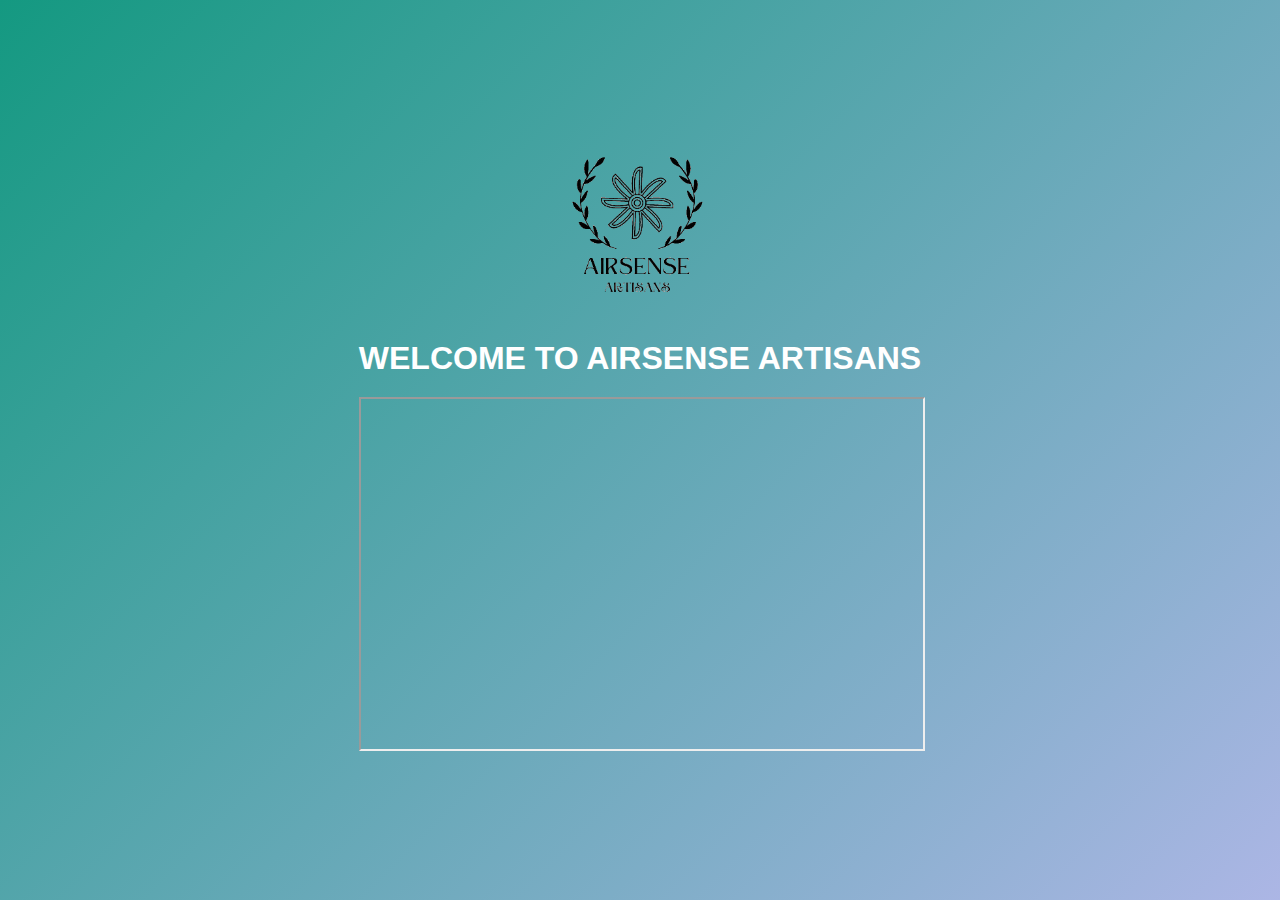
<file: index.html>
<!DOCTYPE html>
<html lang="en">
<head>
    <meta charset="UTF-8">
    <meta name="viewport" content="width=device-width, initial-scale=1.0">
    <title>Welcome to AirSense Artisans</title>
    <script src="script.js"></script>
    <style>
        body {
            display: flex;
            justify-content: center;
            align-items: center;
            height: 100vh;
            margin: 0;
            font-family: 'Poppins', sans-serif;
            background: linear-gradient(135deg, #149981, #ACB6E5);
            overflow: hidden;
        }
        .container {
            text-align: center;
            animation: fadeIn 2s ease-in-out;
        }
        .logo {
            width: 150px;
            height: auto;
            margin-bottom: 20px;
            animation: fadeIn 2s ease-in-out;
        }
        h1 {
            color: #fff;
            margin-bottom: 20px;
            animation: slideInFromLeft 1s ease-out;
        }
    
        @keyframes fadeIn {
            from { opacity: 0; }
            to { opacity: 1; }
        }
        @keyframes slideInFromLeft {
            from { transform: translateX(-100%); }
            to { transform: translateX(0); }
        }
    </style>
    <script>
        function goToDashboard() {
            document.body.style.transition = "opacity 1s";
            document.body.style.opacity = 0;
            setTimeout(() => {
                window.location.href = 'dashboard.html';
            }, 1000);
        }
    </script>
</head>
<body>
    <div class="container">
        <img src="images/logo.png" alt="AirSense Artisans Logo" class="logo">
        <h1>WELCOME TO AIRSENSE ARTISANS</h1>
        <iframe src="https://script.google.com/macros/s/AKfycbzsebkHvP00RFaHt5oeWrznsDKsKu74vFSz11SceNkj4V6QI4OmhFjGwgcpHVJ4boaR/exec" style="width: 100%; height: 350px;"></iframe>
    </div>
    <script src="script.js"></script>
</body>
</html>
</file>
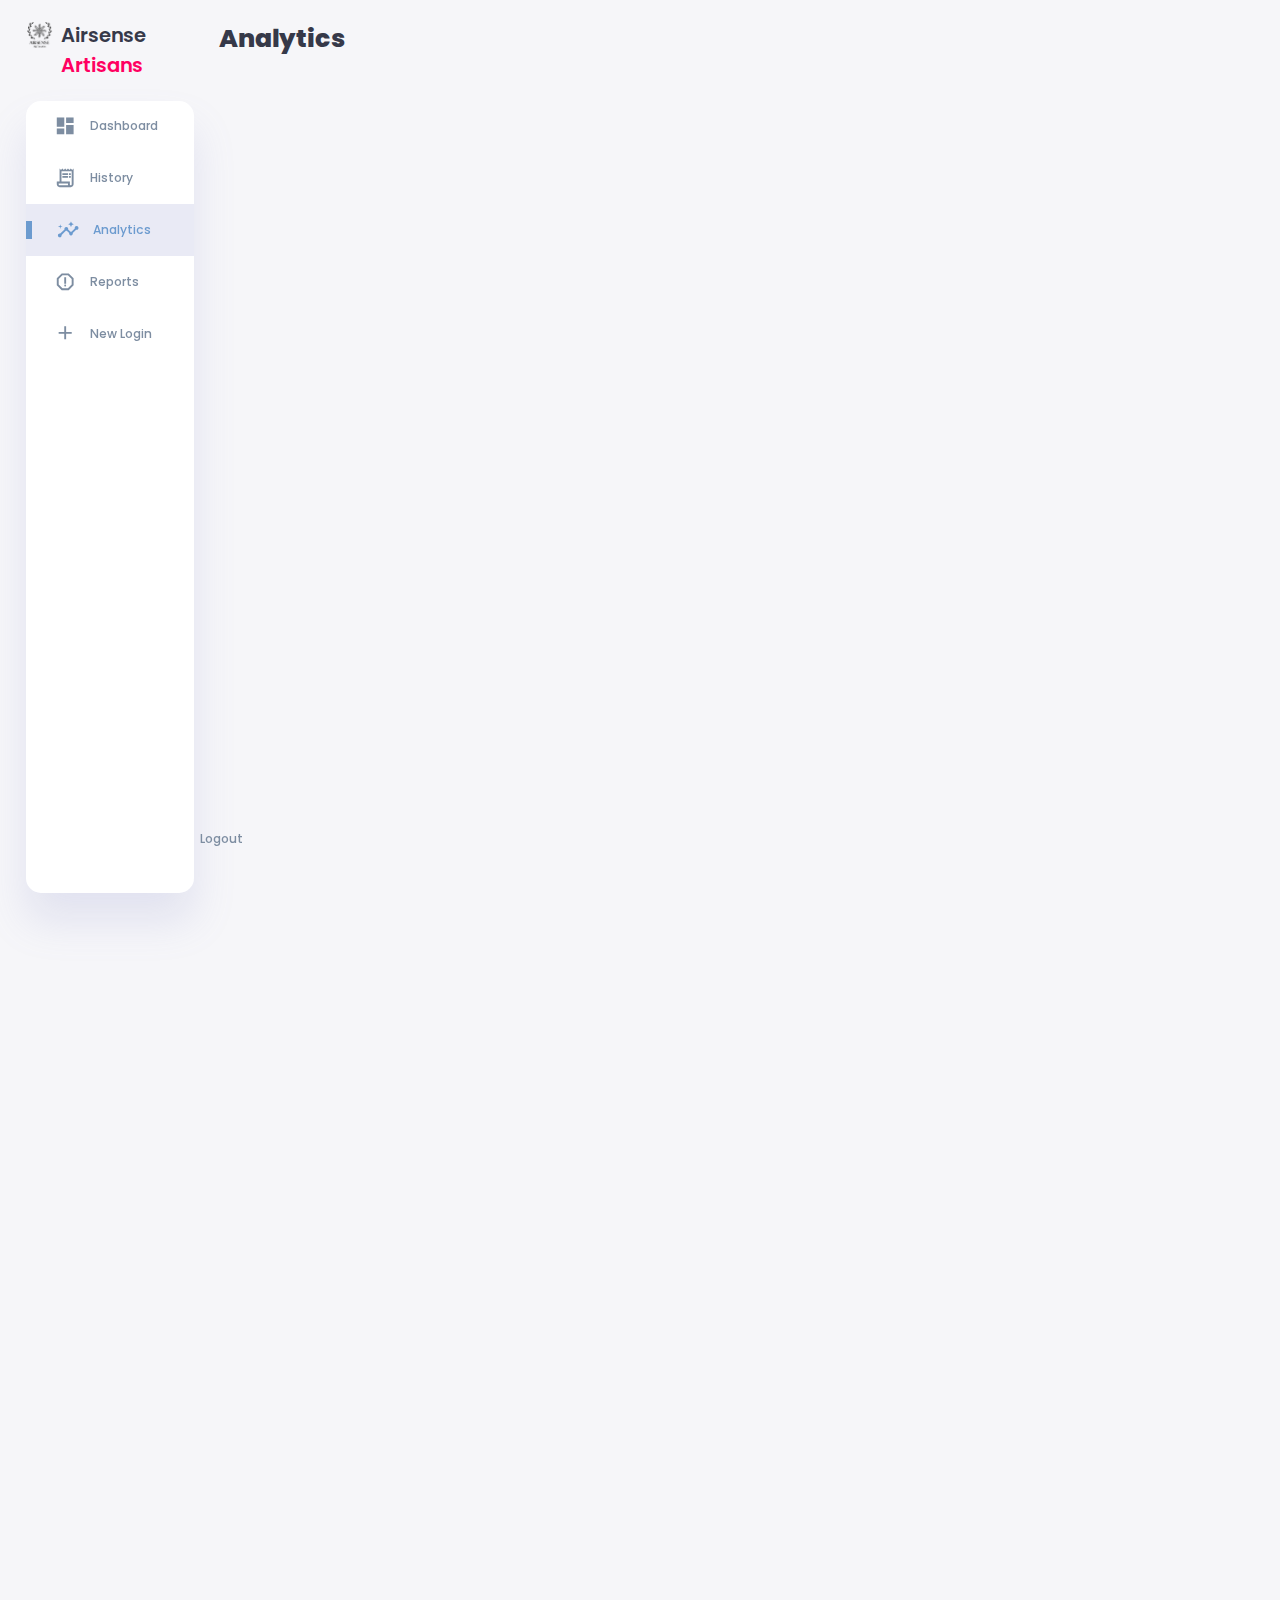
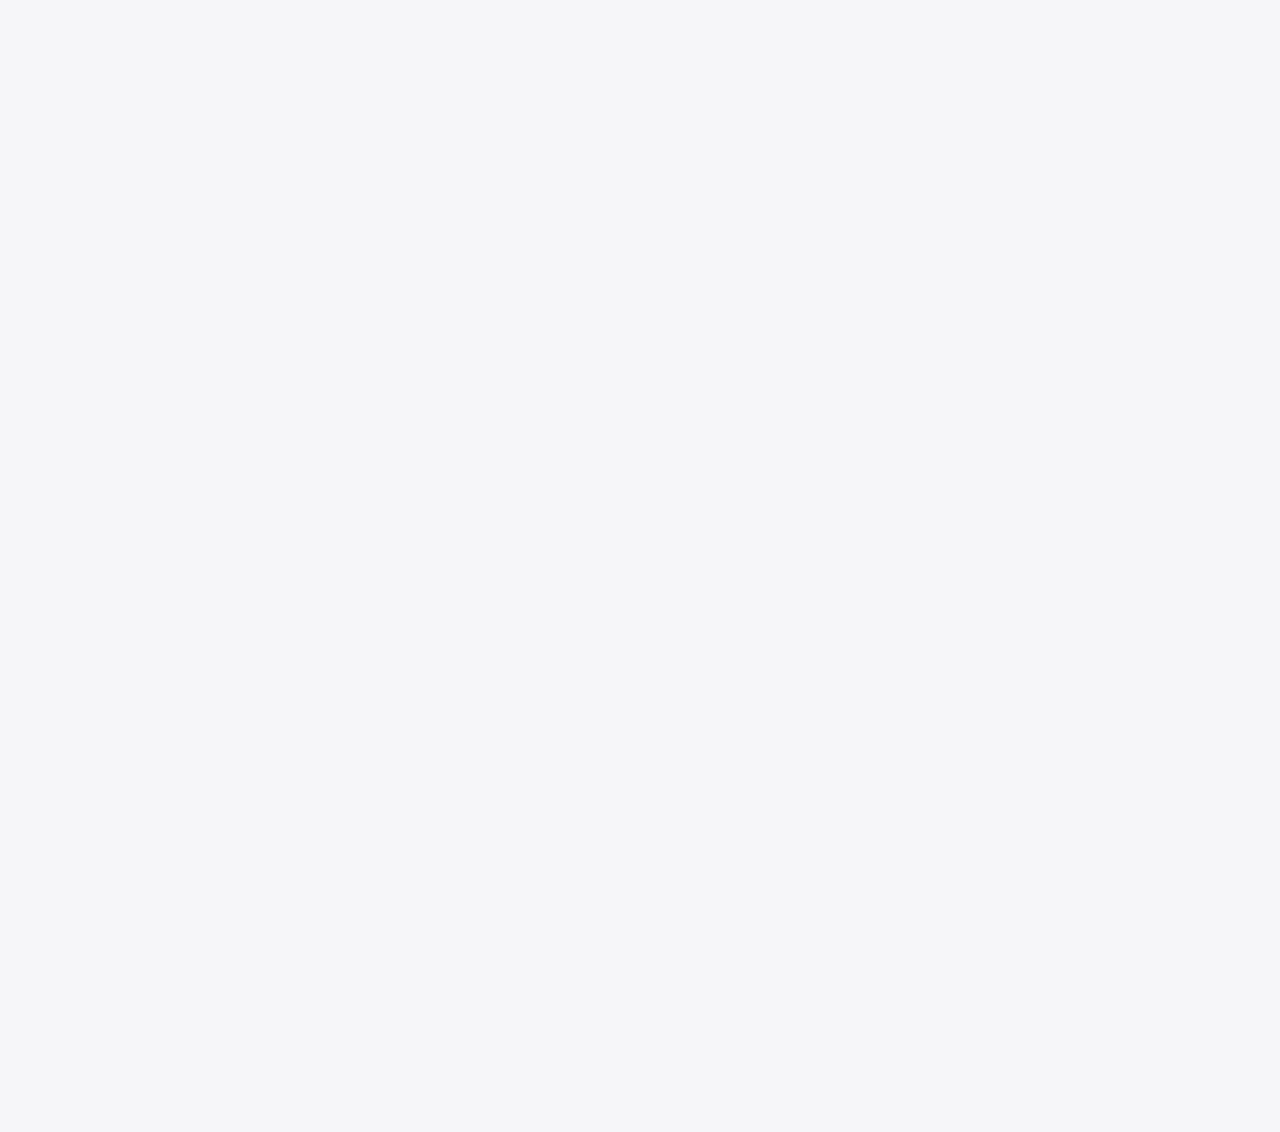
<file: analytics.html>
<!DOCTYPE html>
<html lang="en">

<head>
    <meta charset="UTF-8">
    <meta name="viewport" content="width=device-width, initial-scale=1.0">
    <link href="https://fonts.googleapis.com/icon?family=Material+Icons+Sharp" rel="stylesheet">
    <link rel="stylesheet" href="style.css">
    <title>Responsive Dashboard Design #1 | Airsense Artisans</title>
    
</head>

<body>

    <div class="container">
        <!-- Sidebar Section -->
        <aside>
            <div class="toggle">
                <div class="logo">
                    <img src="images/logo.png">
                    <h2>Airsense<br><span class="danger">Artisans</span></h2>
                </div>
                <div class="close" id="close-btn">
                    <span class="material-icons-sharp">
                        close
                    </span>
                </div>
            </div>

            <div class="sidebar">
                <a href="dashboard.html">
                    <span class="material-icons-sharp">
                        dashboard
                    </span>
                    <h3>Dashboard</h3>
                </a>
                
                <a href="history.html">
                    <span class="material-icons-sharp">
                        receipt_long
                    </span>
                    <h3>History</h3>
                </a>
                <a href="analytics.html" class="active">
                    <span class="material-icons-sharp" >
                        insights
                    </span>
                    <h3>Analytics</h3>
                </a>
                <a href="reports.html">
                    <span class="material-icons-sharp">
                        report_gmailerrorred
                    </span>
                    <h3>Reports</h3>
                </a>
                
                <a href="newlogin.html">
                    <span class="material-icons-sharp">
                        add
                    </span>
                    <h3>New Login</h3>
                </a>
                <a href="#">
                    <span class="material-icons-sharp">
                        logout
                    </span>
                    <h3>Logout</h3>
                </a>
            </div>
        </aside>
        <!-- End of Sidebar Section -->

        <!-- Main Content -->
        <main >
            <h1>Analytics</h1>
            <br>
            <iframe src="https://docs.google.com/spreadsheets/d/e/2PACX-1vQTP7yZ6YhS7pChJPaVh-jDzJbmuIHQ10ciCa7eaEFI-vPL1lYfBOvwaTsm7GjE48wzOxMT-CYK1xTp/pubchart?oid=914785517&format=interactive" width="90%" justify-content="center" height="100%"> </iframe>
            <iframe src="https://docs.google.com/spreadsheets/d/e/2PACX-1vQTP7yZ6YhS7pChJPaVh-jDzJbmuIHQ10ciCa7eaEFI-vPL1lYfBOvwaTsm7GjE48wzOxMT-CYK1xTp/pubchart?oid=644945997&format=interactive" width="90%" justify-content="center" height="100%"> </iframe>
            <iframe src="https://docs.google.com/spreadsheets/d/e/2PACX-1vQTP7yZ6YhS7pChJPaVh-jDzJbmuIHQ10ciCa7eaEFI-vPL1lYfBOvwaTsm7GjE48wzOxMT-CYK1xTp/pubchart?oid=2074390698&format=interactive" width="90%" justify-content="center" height="100%"> </iframe>

        </main>
        </div>
        
        <!-- End of Main Content -->

       

    <script src="https://apis.google.com/js/api.js"></script>
    <script src="script.js"></script>
   
</body>

</html>
</file>
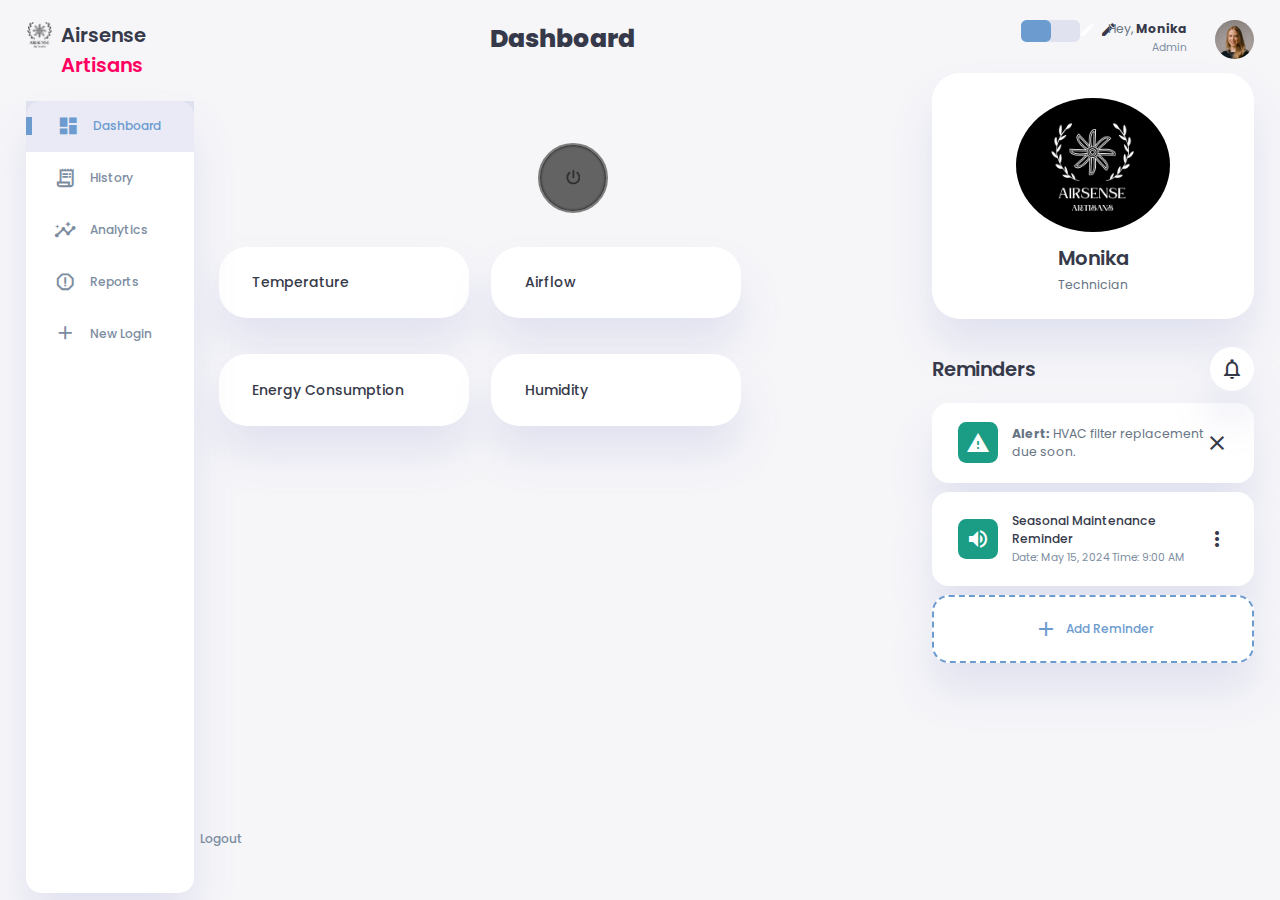
<file: dashboard.html>
<!DOCTYPE html>
<html lang="en">

<head>
    <meta charset="UTF-8">
    <meta name="viewport" content="width=device-width, initial-scale=1.0">
    <link href="https://fonts.googleapis.com/icon?family=Material+Icons+Sharp" rel="stylesheet">
    <link rel="stylesheet" href="style.css">
    <title>Responsive Dashboard Design #1 | Airsense Artisans</title>
</head>

<body>

    <div class="container">
        <!-- Sidebar Section -->
        <aside>
            <div class="toggle">
                <div class="logo" id="logo-img">
                    <img src="images/logo.png">
                    <h2>Airsense<br><span class="danger">Artisans</span></h2>
                </div>
                <div class="close" id="close-btn">
                    <span class="material-icons-sharp">
                        close
                    </span>
                </div>
            </div>

            <div class="sidebar">
                <a href="dashboard.html" class="active">
                    <span class="material-icons-sharp">
                        dashboard
                    </span>
                    <h3>Dashboard</h3>
                </a>
                <a href="history.html">
                    <span class="material-icons-sharp">
                        receipt_long
                    </span>
                    <h3>History</h3>
                </a>
                <a href="analytics.html">
                    <span class="material-icons-sharp" >
                        insights
                    </span>
                    <h3>Analytics</h3>
                </a>
                <a href="reports.html">
                    <span class="material-icons-sharp">
                        report_gmailerrorred
                    </span>
                    <h3>Reports</h3>
                </a>
                
                <a href="newlogin.html">
                    <span class="material-icons-sharp">
                        add
                    </span>
                    <h3>New Login</h3>
                </a>
                <a href="#">
                    <span class="material-icons-sharp">
                        logout
                    </span>
                    <h3>Logout</h3>
                </a>
            </div>
        </aside>
        <!-- End of Sidebar Section -->

        <!-- Main Content -->
        <main>
            <center>
            <h1>Dashboard</h1>
            <div style="margin-bottom: 20px;">
                <input id="checkbox" type="checkbox" />
                <label class="switch" for="checkbox">
                    <svg xmlns="http://www.w3.org/2000/svg" viewBox="0 0 512 512" class="slider">
                        <path d="M288 32c0-17.7-14.3-32-32-32s-32 14.3-32 32V256c0 17.7 14.3 32 32 32s32-14.3 32-32V32zM143.5 120.6c13.6-11.3 15.4-31.5 4.1-45.1s-31.5-15.4-45.1-4.1C49.7 115.4 16 181.8 16 256c0 132.5 107.5 240 240 240s240-107.5 240-240c0-74.2-33.8-140.6-86.6-184.6c-13.6-11.3-33.8-9.4-45.1 4.1s-9.4 33.8 4.1 45.1c38.9 32.3 63.5 81 63.5 135.4c0 97.2-78.8 176-176 176s-176-78.8-176-176c0-54.4 24.7-103.1 63.5-135.4z"></path>
                    </svg>
                </label>
            </div>

            <div class="analyse" style="align-items: center;">
                <div class="sales" style="flex: 1; min-width: 250px;">
                    <div class="status" id="temperatureStatus">
                        <div class="info">
                            <h3>Temperature</h3>
                            <h1 id="temperatureValue"></h1>
                        </div>
                    </div>
                </div>
                <div class="searches" style="flex: 1; min-width: 250px;">
                    <div class="status" id="airflowStatus">
                        <div class="info">
                            <h3>Airflow</h3>
                            <h1 id="airflowValue"></h1>
                        </div>
                    </div>
                </div>
                <br>
                <div class="searches" style="flex: 1; min-width: 250px;">
                    <div class="status" id="energyConsumptionStatus">
                        <div class="info">
                            <h3>Energy Consumption</h3>
                            <h1 id="energyConsumptionValue"></h1>
                        </div>
                    </div>
                </div>
                <div class="visits" style="flex: 1; min-width: 250px;">
                    <div class="status" id="humidityStatus">
                        <div class="info">
                            <h3>Humidity</h3>
                            <h1 id="humidityValue"></h1>
                        </div>
                    </div>
                </div>
            </div>
        </center>
            
</main>

        
        <!-- End of Main Content -->

         <!-- Right Section -->
         <div class="right-section">
            <div class="nav">
                <button id="menu-btn">
                    <span class="material-icons-sharp">
                        menu
                    </span>
                </button>
                <div class="dark-mode">
                    <span class="material-icons-sharp active">
                        light_mode
                    </span>
                    <span class="material-icons-sharp">
                        dark_mode
                    </span>
                </div>

                <div class="profile">
                    <div class="info">
                        <p>Hey, <b>Monika</b></p>
                        <small class="text-muted">Admin</small>
                    </div>
                    <div class="profile-photo">
                        <img src="images/user-1.png">
                    </div>
                </div>

            </div>
            <!-- End of Nav -->

            <div class="user-profile">
                <div class="logo">
                    <img src="images/logo2.png">
                    <h2>Monika</h2>
                    <p>Technician</p>
                </div>
            </div>

            <div class="reminders">
                <div class="header">
                    <h2>Reminders</h2>
                    <span class="material-icons-sharp">
                        notifications_none
                    </span>
                </div>

                <div class="notification alert">
                  <div class="icon">
                      <span class="material-icons-sharp">
                          warning
                      </span>
                  </div>
                  <div class="content">
                      <div class="info">
                          <p><strong>Alert:</strong> HVAC filter replacement due soon.</p>
                      </div>
                      <span class="material-icons-sharp close-icon">
                          close
                      </span>
                  </div>
              </div>
              

                <div class="notification active">
                  <div class="icon">
                      <span class="material-icons-sharp">
                        volume_up
                      </span>
                  </div>
                  <div class="content">
                      <div class="info">
                          <h3>Seasonal Maintenance Reminder</h3>
                          <small class="text-muted">
                              Date: May 15, 2024
                          </small>
                          <small class="text-muted">
                              Time: 9:00 AM
                          </small>
                      </div>
                      <span class="material-icons-sharp">
                          more_vert
                      </span>
                  </div>
              </div>
              

                <div class="notification add-reminder">
                    <div>
                        <span class="material-icons-sharp">
                            add
                        </span>
                        <h3>Add Reminder</h3>
                    </div>
                </div>

            </div>

        </div>


    </div>
    <script>
        document.getElementById("checkbox").addEventListener("change", function() {
            var status = this.checked ? "1on" : "1off";
            sendDataToSpreadsheet(status);
        });

        function sendDataToSpreadsheet(status) {
            var xhttp = new XMLHttpRequest();
            xhttp.onreadystatechange = function() {
                if (this.readyState == 4 && this.status == 200) {
                    console.log("Data sent successfully");
                }
            };
            xhttp.open("GET", "https://script.google.com/macros/s/AKfycbypxfZPySo9aDM8Tdc_lTflzTI-pcTq8JIEKEVZylwvUndsLW2kvNruPdKnM2aeKrwWeA/exec?status=" + status, true);
            xhttp.send();
        }
    </script>
     <script>
        const url = 'https://script.google.com/macros/s/AKfycbypxfZPySo9aDM8Tdc_lTflzTI-pcTq8JIEKEVZylwvUndsLW2kvNruPdKnM2aeKrwWeA/exec'; // Replace with your deployed web app URL

        fetch(url)
            .then(response => response.json())
            .then(data => {
                document.getElementById('temperatureValue').textContent = data.temperature;
                document.getElementById('airflowValue').textContent = data.airflow;
                document.getElementById('energyConsumptionValue').textContent = data.energyConsumption;
                document.getElementById('humidityValue').textContent = data.humidity;
            })
            .catch(error => console.error('Error:', error));
    </script>
    <script src="https://apis.google.com/js/api.js"></script>
    <script src="script.js"></script>
   
</body>

</html>
</file>
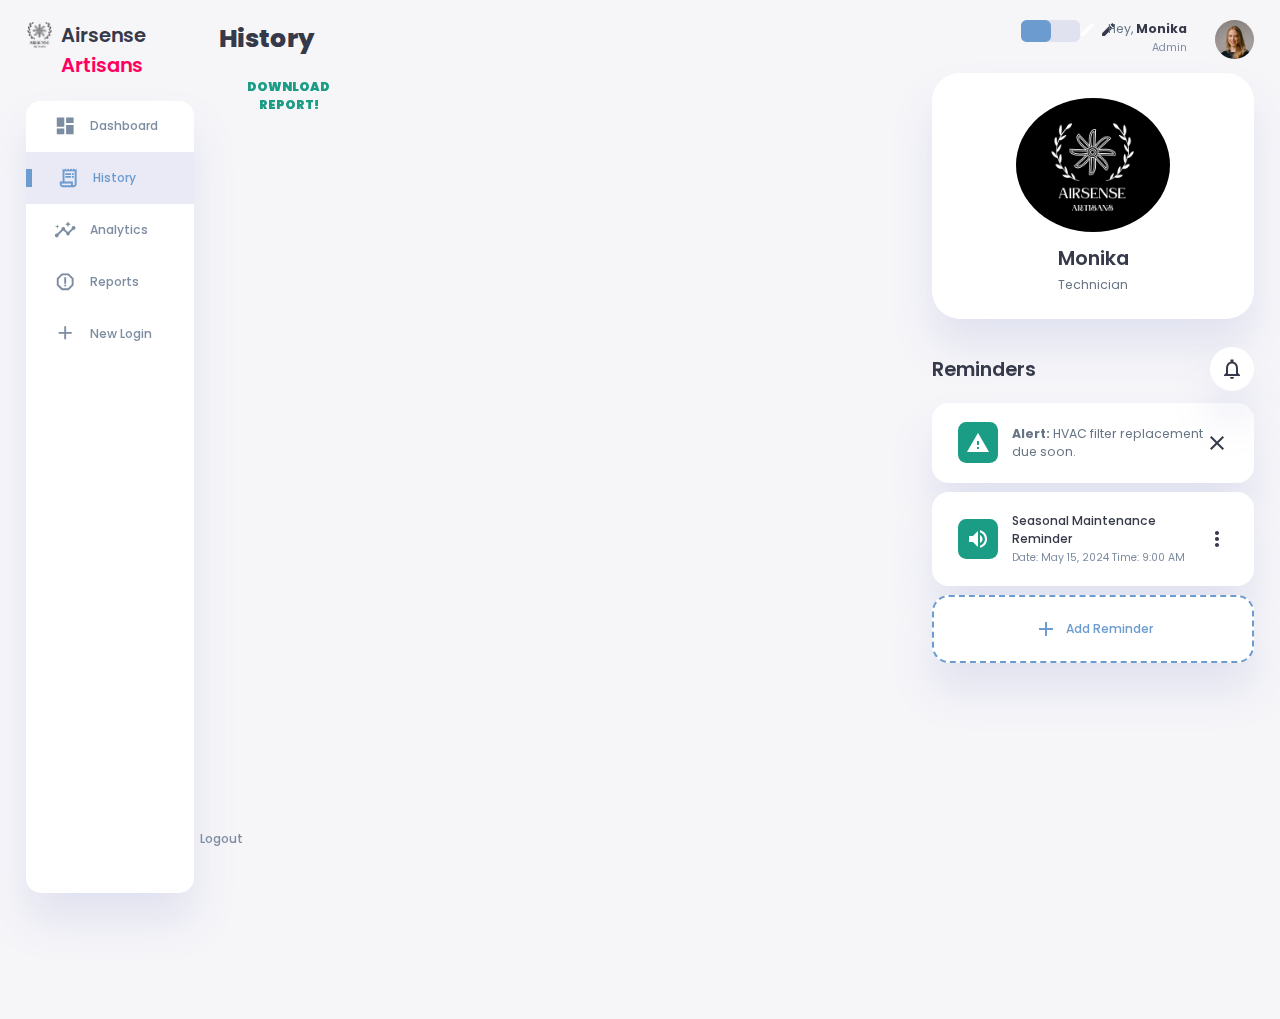
<file: history.html>
<!DOCTYPE html>
<html lang="en">

<head>
    <meta charset="UTF-8">
    <meta name="viewport" content="width=device-width, initial-scale=1.0">
    <link href="https://fonts.googleapis.com/icon?family=Material+Icons+Sharp" rel="stylesheet">
    <link rel="stylesheet" href="style.css">

    <title>Responsive Dashboard Design #1 | Airsense Artisans</title>
</head>

<body>

    <div class="container">
        <!-- Sidebar Section -->
        <aside>
            <div class="toggle">
                <div class="logo">
                    <img src="images/logo.png">
                    <h2>Airsense<br><span class="danger">Artisans</span></h2>
                </div>
                <div class="close" id="close-btn">
                    <span class="material-icons-sharp">
                        close
                    </span>
                </div>
            </div>

            <div class="sidebar">
                <a href="dashboard.html">
                    <span class="material-icons-sharp">
                        dashboard
                    </span>
                    <h3>Dashboard</h3>
                </a>
                <a href="history.html" class="active">
                    <span class="material-icons-sharp">
                        receipt_long
                    </span>
                    <h3>History</h3>
                </a>
                <a href="analytics.html" >
                    <span class="material-icons-sharp">
                        insights
                    </span>
                    <h3>Analytics</h3>
                </a>
                <a href="reports.html">
                    <span class="material-icons-sharp">
                        report_gmailerrorred
                    </span>
                    <h3>Reports</h3>
                </a>
                
                <a href="newlogin.html">
                    <span class="material-icons-sharp">
                        add
                    </span>
                    <h3>New Login</h3>
                </a>
                <a href="#">
                    <span class="material-icons-sharp">
                        logout
                    </span>
                    <h3>Logout</h3>
                </a>
            </div>
        </aside>
        <!-- End of Sidebar Section -->

        <!-- Main Content -->
        <main>
            <h1>History</h1>
            <div class="report-download">
                    <a id="download-button" href="https://script.google.com/macros/s/AKfycby9S7jiu_8RvbgO6YuNdeHx7ED7x53rGIGrxKKiTPTlxsn2nEpPoSSu1NZw4Fy9TdWk/exec" >
                        <span class="box">
                            DOWNLOAD REPORT!
                        </span>
                    </a>
            </div>
            
            <iframe  id="google-sheet" src="https://script.google.com/macros/s/AKfycbz9Q5vlVgpe3DVm3XmHmmLiWufj5ePAK9YcmP2UemVJDRqUWIuiCyuRaj-QKw7jDDQY/exec" width="100%" justify-content="center" height="100%"></iframe>
        </main>
        <!-- End of Main Content -->

        <!-- Right Section -->
        <div class="right-section">
            <div class="nav">
                <button id="menu-btn">
                    <span class="material-icons-sharp">
                        menu
                    </span>
                </button>
                <div class="dark-mode">
                    <span class="material-icons-sharp active">
                        light_mode
                    </span>
                    <span class="material-icons-sharp">
                        dark_mode
                    </span>
                </div>

                <div class="profile">
                    <div class="info">
                        <p>Hey, <b>Monika</b></p>
                        <small class="text-muted">Admin</small>
                    </div>
                    <div class="profile-photo">
                        <img src="images/user-1.png">
                    </div>
                </div>

            </div>
            <!-- End of Nav -->

            <div class="user-profile">
                <div class="logo">
                    <img src="images/logo2.png">
                    <h2>Monika</h2>
                    <p>Technician</p>
                </div>
            </div>

            <div class="reminders">
                <div class="header">
                    <h2>Reminders</h2>
                    <span class="material-icons-sharp">
                        notifications_none
                    </span>
                </div>

                <div class="notification alert">
                  <div class="icon">
                      <span class="material-icons-sharp">
                          warning
                      </span>
                  </div>
                  <div class="content">
                      <div class="info">
                          <p><strong>Alert:</strong> HVAC filter replacement due soon.</p>
                      </div>
                      <span class="material-icons-sharp close-icon">
                          close
                      </span>
                  </div>
              </div>
              

                <div class="notification active">
                  <div class="icon">
                      <span class="material-icons-sharp">
                        volume_up
                      </span>
                  </div>
                  <div class="content">
                      <div class="info">
                          <h3>Seasonal Maintenance Reminder</h3>
                          <small class="text-muted">
                              Date: May 15, 2024
                          </small>
                          <small class="text-muted">
                              Time: 9:00 AM
                          </small>
                      </div>
                      <span class="material-icons-sharp">
                          more_vert
                      </span>
                  </div>
              </div>
              

                <div class="notification add-reminder">
                    <div>
                        <span class="material-icons-sharp">
                            add
                        </span>
                        <h3>Add Reminder</h3>
                    </div>
                </div>

            </div>

        </div>


    </div>

    <script>
        // Add event listener to the download button
document.getElementById('download-btn').addEventListener('click', function() {
    // Get the Google Sheet iframe
    const iframe = document.getElementById('google-sheet');
    
    // Access the contentDocument of the iframe
    const iframeDocument = iframe.contentDocument || iframe.contentWindow.document;
    
    // Retrieve data from the Google Sheet
    const sheetData = iframeDocument.querySelector('table').outerHTML;
    
    // Convert the data to CSV format
    const csvContent = "data:text/csv;charset=utf-8," + encodeURIComponent(sheetData);
    
    // Create a temporary link element
    const downloadLink = document.createElement("a");
    downloadLink.setAttribute("href", csvContent);
    downloadLink.setAttribute("download", "report.csv");
    
    // Hide the link element
    downloadLink.style.display = 'none';
    
    // Append the link element to the document body
    document.body.appendChild(downloadLink);
    
    // Simulate a click on the link to trigger the download
    downloadLink.click();
    
    // Remove the link element from the document body
    document.body.removeChild(downloadLink);
});

        </script>
    
    <script src="script.js"></script>

</body>
</html>
</file>
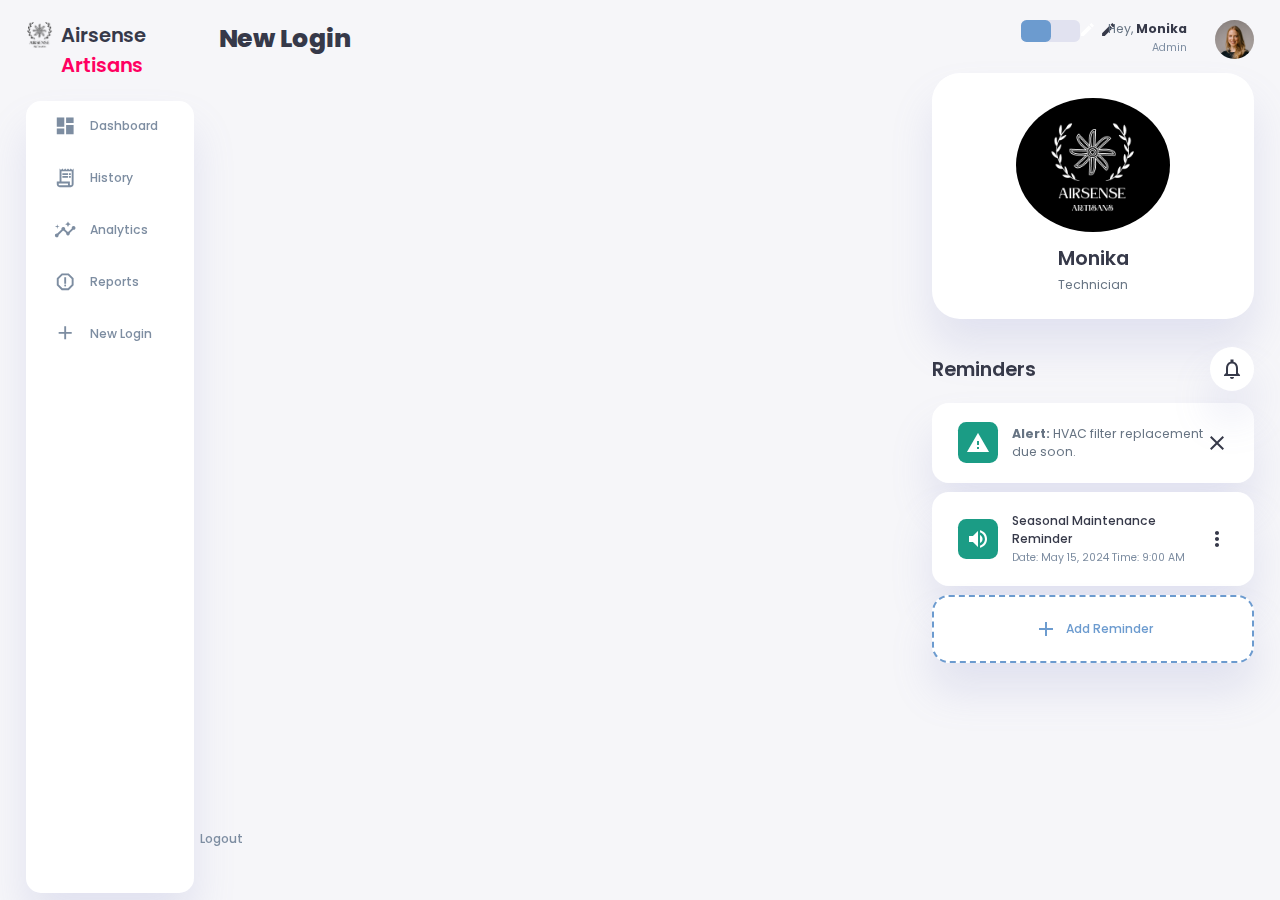
<file: newlogin.html>
<!DOCTYPE html>
<html lang="en">

<head>
    <meta charset="UTF-8">
    <meta name="viewport" content="width=device-width, initial-scale=1.0">
    <link href="https://fonts.googleapis.com/icon?family=Material+Icons+Sharp" rel="stylesheet">
    <link rel="stylesheet" href="style.css">
    <title>Responsive Dashboard Design #1 | Airsense Artisans</title>
</head>

<body>

    <div class="container">
        <!-- Sidebar Section -->
        <aside>
            <div class="toggle">
                <div class="logo">
                    <img src="images/logo.png">
                    <h2>Airsense<br><span class="danger">Artisans</span></h2>
                </div>
                <div class="close" id="close-btn">
                    <span class="material-icons-sharp">
                        close
                    </span>
                </div>
            </div>

            <div class="sidebar">
                <a href="index.html">
                    <span class="material-icons-sharp">
                        dashboard
                    </span>
                    <h3>Dashboard</h3>
                </a>
                <a href="history.html">
                    <span class="material-icons-sharp">
                        receipt_long
                    </span>
                    <h3>History</h3>
                </a>
                <a href="analytics.html">
                    <span class="material-icons-sharp" >
                        insights
                    </span>
                    <h3>Analytics</h3>
                </a>
                <a href="reports.html">
                    <span class="material-icons-sharp">
                        report_gmailerrorred
                    </span>
                    <h3>Reports</h3>
                </a>
               
                <a href="newlogin.html">
                    <span class="material-icons-sharp">
                        add
                    </span>
                    <h3>New Login</h3>
                </a>
                <a href="#">
                    <span class="material-icons-sharp">
                        logout
                    </span>
                    <h3>Logout</h3>
                </a>
            </div>
        </aside>
        <!-- End of Sidebar Section -->

       
        <main>
            <h1>New Login</h1>
            <iframe src="https://script.google.com/macros/s/AKfycbzS_kay-8G8rz2F6UKmTH8SG60dzZX8Cn5-Mn0HkCyGlOF4psrv_mL8KPIC4rbsGmlTmw/exec" 
            width="100%" height="550px" justify-content="center" scrolling="no" style="border: none;"></iframe>
        </main>
        
        <!-- End of Main Content -->

        <!-- Right Section -->
        <div class="right-section">
            <div class="nav">
                <button id="menu-btn">
                    <span class="material-icons-sharp">
                        menu
                    </span>
                </button>
                <div class="dark-mode">
                    <span class="material-icons-sharp active">
                        light_mode
                    </span>
                    <span class="material-icons-sharp">
                        dark_mode
                    </span>
                </div>

                <div class="profile">
                    <div class="info">
                        <p>Hey, <b>Monika</b></p>
                        <small class="text-muted">Admin</small>
                    </div>
                    <div class="profile-photo">
                        <img src="images/user-1.png">
                    </div>
                </div>

            </div>
            <!-- End of Nav -->

            <div class="user-profile">
                <div class="logo">
                    <img src="images/logo2.png">
                    <h2>Monika</h2>
                    <p>Technician</p>
                </div>
            </div>

            <div class="reminders">
                <div class="header">
                    <h2>Reminders</h2>
                    <span class="material-icons-sharp">
                        notifications_none
                    </span>
                </div>

                <div class="notification alert">
                  <div class="icon">
                      <span class="material-icons-sharp">
                          warning
                      </span>
                  </div>
                  <div class="content">
                      <div class="info">
                          <p><strong>Alert:</strong> HVAC filter replacement due soon.</p>
                      </div>
                      <span class="material-icons-sharp close-icon">
                          close
                      </span>
                  </div>
              </div>
              

                <div class="notification active">
                  <div class="icon">
                      <span class="material-icons-sharp">
                        volume_up
                      </span>
                  </div>
                  <div class="content">
                      <div class="info">
                          <h3>Seasonal Maintenance Reminder</h3>
                          <small class="text-muted">
                              Date: May 15, 2024
                          </small>
                          <small class="text-muted">
                              Time: 9:00 AM
                          </small>
                      </div>
                      <span class="material-icons-sharp">
                          more_vert
                      </span>
                  </div>
              </div>
              

                <div class="notification add-reminder">
                    <div>
                        <span class="material-icons-sharp">
                            add
                        </span>
                        <h3>Add Reminder</h3>
                    </div>
                </div>

            </div>

        </div>


    </div>

    <script src="https://apis.google.com/js/api.js"></script>
    <script src="script.js"></script>

    <script>
        function login() {
            // Get input values
            var username = document.getElementById("username").value;
            var password = document.getElementById("password").value;
    
            // Check if username and password are valid (dummy validation)
            if (username === "user" && password === "password") {
                // Hide login/register form
                document.getElementById("login-register-form").style.display = "none";
                // Show profile section
                document.getElementById("profile-section").style.display = "block";
                // Display user profile details
                document.getElementById("profile-username").innerText = "Username: " + username;
                document.getElementById("profile-role").innerText = "Role: Admin"; // Change role as needed
            } else {
                alert("Invalid username or password");
            }
        }
    
        function register() {
            var newUsername = document.getElementById("new-username").value;
            var newPassword = document.getElementById("new-password").value;
    
            // You can implement registration logic here
            // For a simple demo, let's just log the new username and password
            console.log("New Username: " + newUsername);
            console.log("New Password: " + newPassword);
        }
    </script>
    <script src="script.js"></script>
   
</body>

</html>
</file>
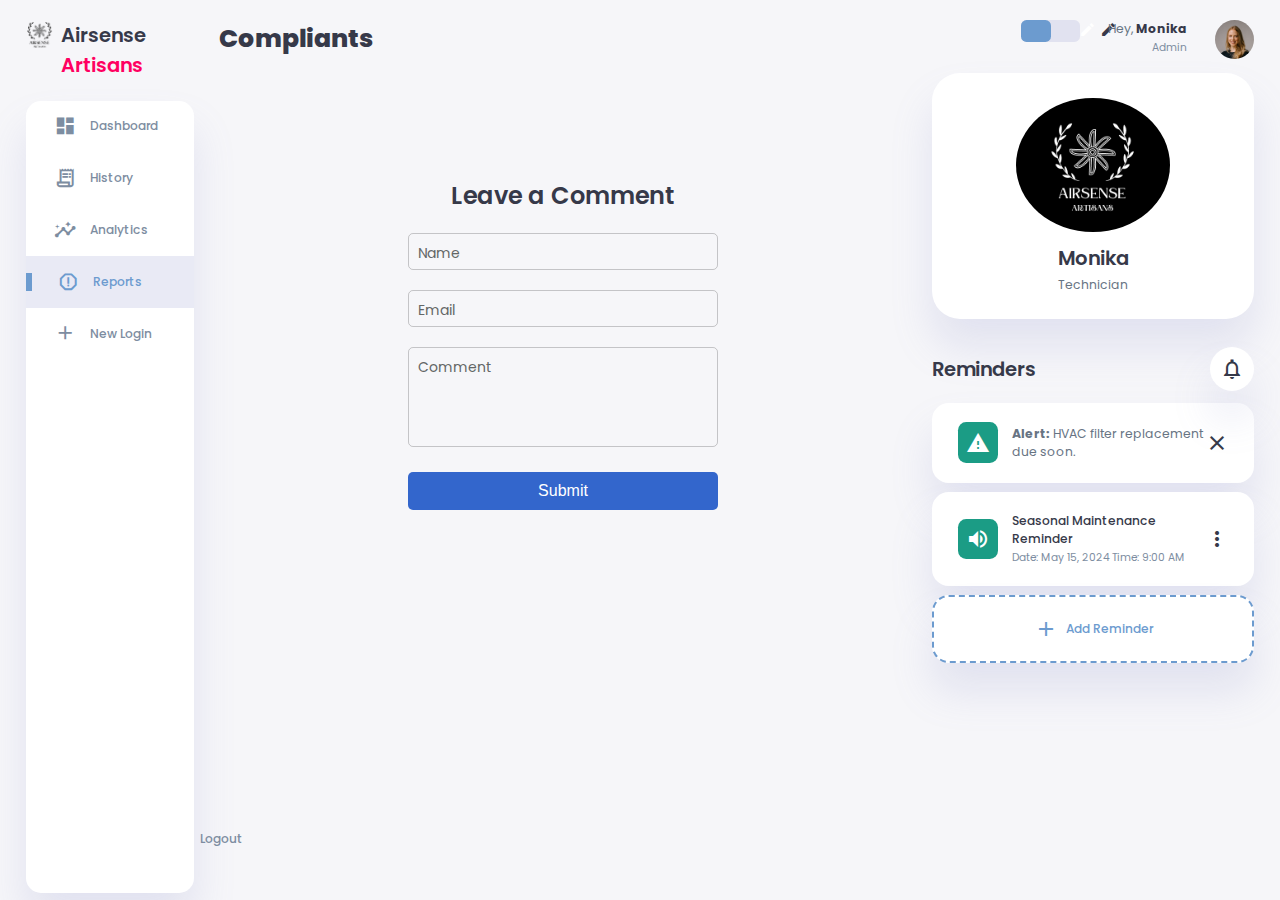
<file: reports.html>
<!DOCTYPE html>
<html lang="en">

<head>
    <meta charset="UTF-8">
    <meta name="viewport" content="width=device-width, initial-scale=1.0">
    <link href="https://fonts.googleapis.com/icon?family=Material+Icons+Sharp" rel="stylesheet">
    <link rel="stylesheet" href="style.css">
    <title>Responsive Dashboard Design #1 | Airsense Artisans</title>
</head>

<body>

    <div class="container">
        <!-- Sidebar Section -->
        <aside>
            <div class="toggle">
                <div class="logo">
                    <img src="images/logo.png">
                    <h2>Airsense<br><span class="danger">Artisans</span></h2>
                </div>
                <div class="close" id="close-btn">
                    <span class="material-icons-sharp">
                        close
                    </span>
                </div>
            </div>

            <div class="sidebar">
                <a href="dashboard.html">
                    <span class="material-icons-sharp">
                        dashboard
                    </span>
                    <h3>Dashboard</h3>
                </a>
                <a href="history.html" >
                    <span class="material-icons-sharp">
                        receipt_long
                    </span>
                    <h3>History</h3>
                </a>
                <a href="analytics.html" >
                    <span class="material-icons-sharp">
                        insights
                    </span>
                    <h3>Analytics</h3>
                </a>
                <a href="reports.html" class="active">
                    <span class="material-icons-sharp">
                        report_gmailerrorred
                    </span>
                    <h3>Reports</h3>
                </a>
                
                <a href="newlogin.html">
                    <span class="material-icons-sharp">
                        add
                    </span>
                    <h3>New Login</h3>
                </a>
                <a href="#">
                    <span class="material-icons-sharp">
                        logout
                    </span>
                    <h3>Logout</h3>
                </a>
            </div>
        </aside>
        <!-- End of Sidebar Section -->

        <!-- Main Content -->
        <main>
            <h1>Compliants</h1>
            <div class="card">
                <span class="title">Leave a Comment</span>
                <form class="form"  action="https://formspree.io/f/xbjnbpkr" method="post">
                  <div class="group">
                  <input placeholder="‎" type="text" required="">
                  <label for="name">Name</label>
                  </div>
              <div class="group">
                  <input placeholder="‎" type="email" id="email" name="email" required="">
                  <label for="email">Email</label>
                  </div>
              <div class="group">
                  <textarea placeholder="‎" id="comment" name="comment" rows="5" required=""></textarea>
                  <label for="comment">Comment</label>
              </div>
                  <button type="submit">Submit</button>
                </form>
              </div>
              
        </main>
        <!-- End of Main Content -->

        <!-- Right Section -->
        <div class="right-section">
            <div class="nav">
                <button id="menu-btn">
                    <span class="material-icons-sharp">
                        menu
                    </span>
                </button>
                <div class="dark-mode">
                    <span class="material-icons-sharp active">
                        light_mode
                    </span>
                    <span class="material-icons-sharp">
                        dark_mode
                    </span>
                </div>

                <div class="profile">
                    <div class="info">
                        <p>Hey, <b>Monika</b></p>
                        <small class="text-muted">Admin</small>
                    </div>
                    <div class="profile-photo">
                        <img src="images/user-1.png">
                    </div>
                </div>

            </div>
            <!-- End of Nav -->

            <div class="user-profile">
                <div class="logo">
                    <img src="images/logo2.png">
                    <h2>Monika</h2>
                    <p>Technician</p>
                </div>
            </div>

            <div class="reminders">
                <div class="header">
                    <h2>Reminders</h2>
                    <span class="material-icons-sharp">
                        notifications_none
                    </span>
                </div>

                <div class="notification alert">
                  <div class="icon">
                      <span class="material-icons-sharp">
                          warning
                      </span>
                  </div>
                  <div class="content">
                      <div class="info">
                          <p><strong>Alert:</strong> HVAC filter replacement due soon.</p>
                      </div>
                      <span class="material-icons-sharp close-icon">
                          close
                      </span>
                  </div>
              </div>
              

                <div class="notification active">
                  <div class="icon">
                      <span class="material-icons-sharp">
                        volume_up
                      </span>
                  </div>
                  <div class="content">
                      <div class="info">
                          <h3>Seasonal Maintenance Reminder</h3>
                          <small class="text-muted">
                              Date: May 15, 2024
                          </small>
                          <small class="text-muted">
                              Time: 9:00 AM
                          </small>
                      </div>
                      <span class="material-icons-sharp">
                          more_vert
                      </span>
                  </div>
              </div>
              

                <div class="notification add-reminder">
                    <div>
                        <span class="material-icons-sharp">
                            add
                        </span>
                        <h3>Add Reminder</h3>
                    </div>
                </div>

            </div>

        </div>


    </div>

    
    <script src="script.js"></script>

</body>
</html>
</file>
<file: style.css>
@import url('https://fonts.googleapis.com/css2?family=Poppins:wght@300;400;500;600;700;800&display=swap');

:root{
    --color-primary: #6C9BCF;
    --color-danger: #FF0060;
    --color-success: #1B9C85;
    --color-warning: #F7D060;
    --color-white: #fff;
    --color-info-dark: #7d8da1;
    --color-dark: #363949;
    --color-light: rgba(132, 139, 200, 0.18);
    --color-dark-variant: #677483;
    --color-background: #f6f6f9;

    --card-border-radius: 2rem;
    --border-radius-1: 0.4rem;
    --border-radius-2: 1.2rem;

    --card-padding: 1.8rem;
    --padding-1: 1.2rem;

    --box-shadow: 0 2rem 3rem var(--color-light);
}

.dark-mode-variables{
    --color-background: #181a1e;
    --color-white: #202528;
    --color-dark: #edeffd;
    --color-dark-variant: #a3bdcc;
    --color-light: rgba(0, 0, 0, 0.4);
    --box-shadow: 0 2rem 3rem var(--color-light);
}

*{
    margin: 0;
    padding: 0;
    outline: 0;
    appearance: 0;
    border: 0;
    text-decoration: none;
    box-sizing: border-box;
}

html{
    font-size: 14px;
}

body{
    width: 100vw;
    height: 100vh;
    font-family: 'Poppins', sans-serif;
    font-size: 0.88rem;
    user-select: none;
    overflow-x: hidden;
    color: var(--color-dark);
    background-color: var(--color-background);
}

a{
    color: var(--color-dark);
}

img{
    display: block;
    width: 100%;
    object-fit: cover;
}

h1{
    font-weight: 800;
    font-size: 1.8rem;
}

h2{
    font-weight: 600;
    font-size: 1.4rem;
}

h3{
    font-weight: 500;
    font-size: 0.87rem;
}

small{
    font-size: 0.76rem;
}

p{
    color: var(--color-dark-variant);
}

b{
    color: var(--color-dark);
}

.text-muted{
    color: var(--color-info-dark);
}

.primary{
    color: var(--color-primary);
}

.danger{
    color: var(--color-danger);
}

.success{
    color: var(--color-success);
}

.warning{
    color: var(--color-warning);
}

.container{
    display: grid;
    width: 96%;
    margin: 0 auto;
    gap: 1.8rem;
    grid-template-columns: 12rem auto 23rem;
}

aside{
    height: 100vh;
}

aside .toggle{
    display: flex;
    align-items: center;
    justify-content: space-between;
    margin-top: 1.4rem;
}

aside .toggle .logo{
    display: flex;
    gap: 0.5rem;
}

aside .toggle .logo img{
    width: 2rem;
    height: 2rem;
}

aside .toggle .close{
    padding-right: 1rem;
    display: none;
}

aside .sidebar{
    display: flex;
    flex-direction: column;
    background-color: var(--color-white);
    box-shadow: var(--box-shadow);
    border-radius: 15px;
    height: 88vh;
    position: relative;
    top: 1.5rem;
    transition: all 0.3s ease;
}

aside .sidebar:hover{
    box-shadow: none;
}

aside .sidebar a{
    display: flex;
    align-items: center;
    color: var(--color-info-dark);
    height: 3.7rem;
    gap: 1rem;
    position: relative;
    margin-left: 2rem;
    transition: all 0.3s ease;
}

aside .sidebar a span{
    font-size: 1.6rem;
    transition: all 0.3s ease;
}

aside .sidebar a:last-child{
    position: absolute;
    bottom: 2rem;
    width: 100%;
}

aside .sidebar a.active{
    width: 100%;
    color: var(--color-primary);
    background-color: var(--color-light);
    margin-left: 0;
}

aside .sidebar a.active::before{
    content: '';
    width: 6px;
    height: 18px;
    background-color: var(--color-primary);
}

aside .sidebar a.active span{
    color: var(--color-primary);
    margin-left: calc(1rem - 3px);
}

aside .sidebar a:hover{
    color: var(--color-primary);
}

aside .sidebar a:hover span{
    margin-left: 0.6rem;
}

aside .sidebar .message-count{
    background-color: var(--color-danger);
    padding: 2px 6px;
    color: var(--color-white);
    font-size: 11px;
    border-radius: var(--border-radius-1);
}

main{
    margin-top: 1.4rem;
}

main .analyse{
    display: grid;
    grid-template-columns: repeat(3, 1fr);
    gap: 1.6rem;
}

main .analyse > div{
    background-color: var(--color-white);
    padding: var(--card-padding);
    border-radius: var(--card-border-radius);
    margin-top: 1rem;
    box-shadow: var(--box-shadow);
    cursor: pointer;
    transition: all 0.3s ease;
}

main .analyse > div:hover{
    box-shadow: none;
}

main .analyse > div .status{
    display: flex;
    align-items: center;
    justify-content: space-between;
}

main .analyse h3{
    margin-left: 0.6rem;
    font-size: 1rem;
}

main .analyse .progresss{
    position: relative;
    width: 92px;
    height: 92px;
    border-radius: 50%;
}

main .analyse svg{
    width: 7rem;
    height: 7rem;
}

main .analyse svg circle{
    fill: none;
    stroke-width: 10;
    stroke-linecap: round;
    transform: translate(5px, 5px);
}

main .analyse .sales svg circle{
    stroke: var(--color-success);
    stroke-dashoffset: -30;
    stroke-dasharray: 200;
}

main .analyse .visits svg circle{
    stroke: var(--color-danger);
    stroke-dashoffset: -30;
    stroke-dasharray: 200;
}

main .analyse .searches svg circle{
    stroke: var(--color-primary);
    stroke-dashoffset: -30;
    stroke-dasharray: 200;
}

main .analyse .progresss .percentage{
    position: absolute;
    top: -3px;
    left: -1px;
    display: flex;
    align-items: center;
    justify-content: center;
    height: 100%;
    width: 100%;
}

main .new-users{
    margin-top: 1.3rem;
}

main .new-users .user-list{
    background-color: var(--color-white);
    padding: var(--card-padding);
    border-radius: var(--card-border-radius);
    margin-top: 1rem;
    box-shadow: var(--box-shadow);
    display: flex;
    justify-content: space-around;
    flex-wrap: wrap;
    gap: 1.4rem;
    cursor: pointer;
    transition: all 0.3s ease;
}

main .new-users .user-list:hover{
    box-shadow: none;
}

main .new-users .user-list .user{
    display: flex;
    flex-direction: column;
    align-items: center;
    justify-content: center;
}

main .new-users .user-list .user img{
    width: 5rem;
    height: 5rem;
    margin-bottom: 0.4rem;
    border-radius: 50%;
}

main .recent-orders{
    margin-top: 1.3rem;
}

main .recent-orders h2{
    margin-bottom: 0.8rem;
}

main .recent-orders table{
    background-color: var(--color-white);
    width: 100%;
    padding: var(--card-padding);
    text-align: center;
    box-shadow: var(--box-shadow);
    border-radius: var(--card-border-radius);
    transition: all 0.3s ease;
}

main .recent-orders table:hover{
    box-shadow: none;
}

main table tbody td{
    height: 2.8rem;
    border-bottom: 1px solid var(--color-light);
    color: var(--color-dark-variant);
}

main table tbody tr:last-child td{
    border: none;
}

main .recent-orders a{
    text-align: center;
    display: block;
    margin: 1rem auto;
    color: var(--color-primary);
}

.right-section{
    margin-top: 1.4rem;
}

.right-section .nav{
    display: flex;
    justify-content: end;
    gap: 2rem;
}

.right-section .nav button{
    display: none;
}

.right-section .dark-mode{
    background-color: var(--color-light);
    display: flex;
    justify-content: space-between;
    align-items: center;
    height: 1.6rem;
    width: 4.2rem;
    cursor: pointer;
    border-radius: var(--border-radius-1);
}

.right-section .dark-mode span{
    font-size: 1.2rem;
    width: 50%;
    height: 100%;
    display: flex;
    align-items: center;
    justify-content: center;
}

.right-section .dark-mode span.active{
    background-color: var(--color-primary);
    color: white;
    border-radius: var(--border-radius-1);
}

.right-section .nav .profile{
    display: flex;
    gap: 2rem;
    text-align: right;
}

.right-section .nav .profile .profile-photo{
    width: 2.8rem;
    height: 2.8rem;
    border-radius: 50%;
    overflow: hidden;
}

.right-section .user-profile{
    display: flex;
    justify-content: center;
    text-align: center;
    margin-top: 1rem;
    background-color: var(--color-white);
    padding: var(--card-padding);
    border-radius: var(--card-border-radius);
    box-shadow: var(--box-shadow);
    cursor: pointer;
    transition: all 0.3s ease;
}

.right-section .user-profile:hover{
    box-shadow: none;
}

.right-section .user-profile img{
    width: 11rem;
    height: auto;
    margin-bottom: 0.8rem;
    border-radius: 50%;
}

.right-section .user-profile h2{
    margin-bottom: 0.2rem;
}

.right-section .reminders{
    margin-top: 2rem;
}

.right-section .reminders .header{
    display: flex;
    align-items: center;
    justify-content: space-between;
    margin-bottom: 0.8rem;
}

.right-section .reminders .header span{
    padding: 10px;
    box-shadow: var(--box-shadow);
    background-color: var(--color-white);
    border-radius: 50%;
}

.right-section .reminders .notification{
    background-color: var(--color-white);
    display: flex;
    align-items: center;
    gap: 1rem;
    margin-bottom: 0.7rem;
    padding: 1.4rem var(--card-padding);
    border-radius: var(--border-radius-2);
    box-shadow: var(--box-shadow);
    cursor: pointer;
    transition: all 0.3s ease;
}

.right-section .reminders .notification:hover{
    box-shadow: none;
}

.right-section .reminders .notification .content{
    display: flex;
    justify-content: space-between;
    align-items: center;
    margin: 0;
    width: 100%;
}

.right-section .reminders .notification .icon{
    padding: 0.6rem;
    color: var(--color-white);
    background-color: var(--color-success);
    border-radius: 20%;
    display: flex;
}

.right-section .reminders .notification.deactive .icon{
    background-color: var(--color-danger);
}

.right-section .reminders .add-reminder{
    background-color: var(--color-white);
    border: 2px dashed var(--color-primary);
    color: var(--color-primary);
    display: flex;
    align-items: center;
    justify-content: center;
    cursor: pointer;
}

.right-section .reminders .add-reminder:hover{
    background-color: var(--color-primary);
    color: white;
}

.right-section .reminders .add-reminder div{
    display: flex;
    align-items: center;
    gap: 0.6rem;
}

@media screen and (max-width: 1200px) {
    .container{
        width: 95%;
        grid-template-columns: 7rem auto 23rem;
    }

    aside .logo h2{
        display: none;
    }

    aside .sidebar h3{
        display: none;
    }

    aside .sidebar a{
        width: 5.6rem;
    }

    aside .sidebar a:last-child{
        position: relative;
        margin-top: 1.8rem;
    }

    main .analyse{
        grid-template-columns: 1fr;
        gap: 0;
    }

    main .new-users .user-list .user{
        flex-basis: 40%;
    }

    main .recent-orders {
        width: 94%;
        position: absolute;
        left: 50%;
        transform: translateX(-50%);
        margin: 2rem 0 0 0.8rem;
    }

    main .recent-orders table{
        width: 83vw;
    }

    main table thead tr th:last-child,
    main table thead tr th:first-child{
        display: none;
    }

    main table tbody tr td:last-child,
    main table tbody tr td:first-child{
        display: none;
    }

}

@media screen and (max-width: 768px) {
    .container{
        width: 100%;
        grid-template-columns: 1fr;
        padding: 0 var(--padding-1);
    }

    aside{
        position: fixed;
        background-color: var(--color-white);
        width: 15rem;
        z-index: 3;
        box-shadow: 1rem 3rem 4rem var(--color-light);
        height: 100vh;
        left: -100%;
        display: none;
        animation: showMenu 0.4s ease forwards;
    }

    @keyframes showMenu {
       to{
        left: 0;
       }
    }

    aside .logo{
        margin-left: 1rem;
    }

    aside .logo h2{
        display: inline;
    }

    aside .sidebar h3{
        display: inline;
    }

    aside .sidebar a{
        width: 100%;
        height: 3.4rem;
    }

    aside .sidebar a:last-child{
        position: absolute;
        bottom: 5rem;
    }

    aside .toggle .close{
        display: inline-block;
        cursor: pointer;
    }

    main{
        margin-top: 8rem;
        max-width: 500px;
        padding: 0 1rem;
    }

    main .new-users .user-list .user{
        flex-basis: 35%;
    }

    main .recent-orders{
        position: relative;
        margin: 3rem 0 0 0;
        width: 100%;
    }

    main .recent-orders table{
        width: 100%;
        margin: 0;
    }

    .right-section{
        position: fixed;
        width: 94%;
        margin: 0 auto 4rem;
    }

    .right-section .nav{
        position: fixed;
        top: 0;
        left: 0;
        align-items: center;
        background-color: var(--color-white);
        padding: 0 var(--padding-1);
        height: 4.6rem;
        width: 100%;
        z-index: 2;
        box-shadow: 0 1rem 1rem var(--color-light);
        margin: 0;
    }

    .right-section .nav .dark-mode{
        width: 4.4rem;
        position: absolute;
        left: 66%;
    }

    .right-section .profile .info{
        display: none;
    }

    .right-section .nav button{
        display: inline-block;
        background-color: transparent;
        cursor: pointer;
        color: var(--color-dark);
        position: absolute;
        left: 1rem;
    }

    .right-section .nav button span{
        font-size: 2rem;
    }

}

.box {
    color: #1B9C85;
    width: 140px;
    height: auto;
    float: left;
    transition: .5s linear;
    position: relative;
    display: block;
    overflow: hidden;
    padding: 15px;
    text-align: center;
    margin: 5px auto;
    background: transparent;
    text-transform: uppercase;
    font-weight: 900;
  }
  
  .box:before {
    position: absolute;
    content: '';
    left: 0;
    bottom: 0;
    height: 4px;
    width: 100%;
    border-bottom: 4px solid transparent;
    border-left: 4px solid transparent;
    box-sizing: border-box;
    transform: translateX(100%);
  }
  
  .box:after {
    position: absolute;
    content: '';
    top: 0;
    left: 0;
    width: 100%;
    height: 4px;
    border-top: 4px solid transparent;
    border-right: 4px solid transparent;
    box-sizing: border-box;
    transform: translateX(-100%);
  }
  
  .box:hover {
    box-shadow: 0 5px 15px rgba(0, 0, 0, 0.5);
  }
  
  .box:hover:before {
    border-color: #262626;
    height: 100%;
    transform: translateX(0);
    transition: .3s transform linear, .3s height linear .3s;
  }
  
  .box:hover:after {
    border-color: #262626;
    height: 100%;
    transform: translateX(0);
    transition: .3s transform linear, .3s height linear .5s;
  }
  
  #checkbox {
    display: none;
  }
  
  .switch-container{
    margin-left: auto ;
    margin-top: 650px;
    margin-right: auto;
  }
  .switch-container h1{
    justify-content: left;
  }
  .switch {
    position: relative;
    width: 70px;
    height: 70px;
    margin-top: 85px;
    margin-left: 20px;
    background-color: rgb(99, 99, 99);
    border-radius: 50%;
    z-index: 1;
    cursor: pointer;
    display: flex;
    align-items: center;
    justify-content: center;
    border: 2px solid rgb(126, 126, 126);
    box-shadow: 0px 0px 3px rgb(2, 2, 2) inset;
  }
  .switch svg {
    width: 1.2em;
  }
  .switch svg path {
    fill: rgb(48, 48, 48);
  }
  #checkbox:checked + .switch {
    box-shadow: 0px 0px 1px rgb(151, 243, 255) inset,
      0px 0px 2px rgb(151, 243, 255) inset, 0px 0px 10px rgb(151, 243, 255) inset,
      0px 0px 40px rgb(151, 243, 255), 0px 0px 100px rgb(151, 243, 255),
      0px 0px 5px rgb(151, 243, 255);
    border: 2px solid rgb(255, 255, 255);
    background-color: rgb(146, 180, 184);
  }
  #checkbox:checked + .switch svg {
    filter: drop-shadow(0px 0px 5px rgb(151, 243, 255));
  }
  #checkbox:checked + .switch svg path {
    fill: rgb(255, 255, 255);
  }
  


  .card {
    background-color:transparent;
    border-radius: 10px;
    padding: 20px;
    width: 350px;
    display: flex;
    margin: auto auto;
    flex-direction: column;
    margin-top: 100px;
  }
  
  .title {
    font-size: 24px;
    font-weight: 600;
    text-align: center;
  }
  
  .form {
    margin-top: 20px;
    display: flex;
    flex-direction: column;
  }
  
  .group {
    position: relative;
  }
  
  .form .group label {
    font-size: 14px;
    color: rgb(99, 102, 102);
    position: absolute;
    top: -10px;
    left: 10px;
    background-color: #fff;
    transition: all .3s ease;
  }
  
  .form .group input,
  .form .group textarea {
    padding: 10px;
    border-radius: 5px;
    border: 1px solid rgba(0, 0, 0, 0.2);
    margin-bottom: 20px;
    outline: 0;
    width: 100%;
    background-color: transparent;
  }
  
  .form .group input:placeholder-shown+ label, .form .group textarea:placeholder-shown +label {
    top: 10px;
    background-color: transparent;
  }
  
  .form .group input:focus,
  .form .group textarea:focus {
    border-color: #3366cc;
  }
  
  .form .group input:focus+ label, .form .group textarea:focus +label {
    top: -10px;
    left: 10px;
    background-color: #fff;
    color: #3366cc;
    font-weight: 600;
    font-size: 14px;
  }
  
  .form .group textarea {
    resize: none;
    height: 100px;
  }
  
  .form button {
    background-color: #3366cc;
    color: #fff;
    border: none;
    border-radius: 5px;
    padding: 10px;
    font-size: 16px;
    cursor: pointer;
    transition: all 0.3s ease;
  }
  
  .form button:hover {
    background-color: #27408b;
  }
</file>
